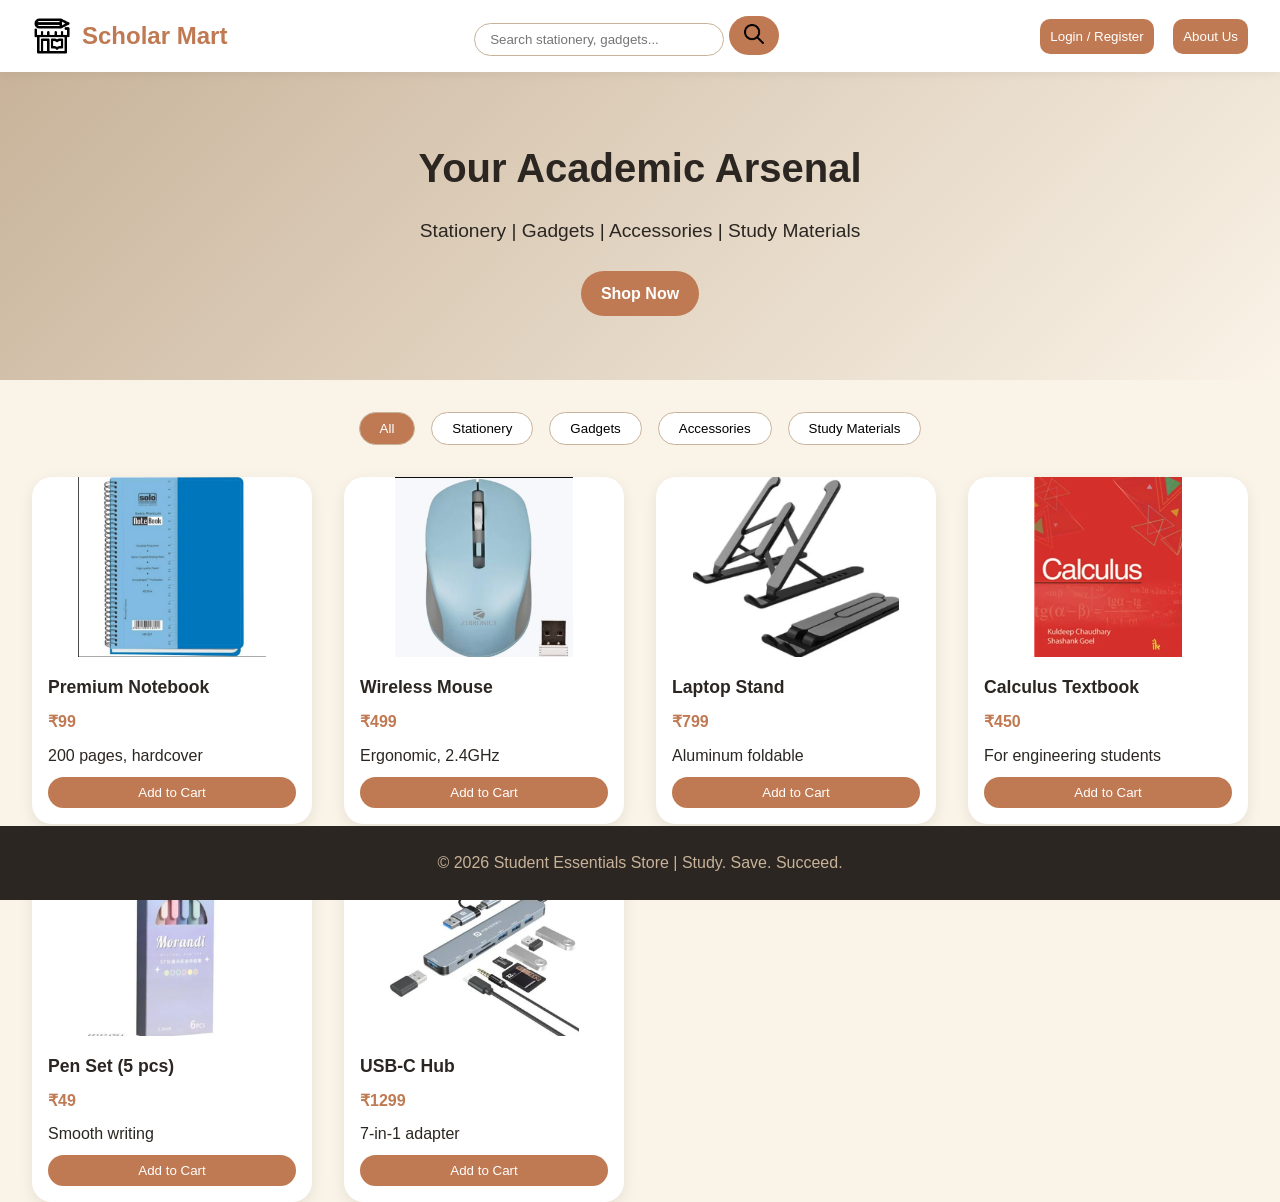
<file: index.html>
<!doctype html>
<html lang="en">
  <head>
    <meta charset="UTF-8" />
    <meta
      name="viewport"
      content="width=device-width, initial-scale=1.0, viewport-fit=cover"
    />
    <title>Home Page</title>
    <link rel="stylesheet" href="css/common.css" />
    <link rel="stylesheet" href="css/home.css" />
  </head>
  <body>
    
    <!-- Top Navbar -->
    <nav class="navbar">
      <div class="nav-container">
        <a href="index.html" class="logo">
          <img src="assets/stationery.png" width="40" height="40" alt="Logo" />
          <span>Scholar Mart</span>
        </a>
        <div class="search-bar">
          <input
            type="text"
            id="searchInput"
            placeholder="Search stationery, gadgets..."
          />
          <button id="searchBtn"><img src="assets/search.png" width="20" height="20"></button>
        </div>
        <div class="nav-icons">          
          <a href="pages/login.html" class="user-icon"><button class="login-btn">Login / Register</button></a>
          <a href="pages/aboutus.html" class="user-icon"><button class="login-btn">About Us</button></a>
        </div>
      </div>
    </nav>

    <!-- Hero Section -->
    <section class="hero">
      <div class="hero-content">
        <h1>Your Academic Arsenal</h1>
        <p>Stationery | Gadgets | Accessories | Study Materials</p>
        <a href="pages/login.html" class="btn-primary">Shop Now</a>
      </div>
    </section>

    <!-- Category Filter Bar -->
    <div class="category-bar">
      <button class="filter-btn active" data-category="all">All</button>
      <button class="filter-btn" data-category="stationery">
         Stationery
      </button>
      <button class="filter-btn" data-category="gadgets">Gadgets</button>
      <button class="filter-btn" data-category="accessories">
         Accessories
      </button>
      <button class="filter-btn" data-category="study">
         Study Materials
      </button>
    </div>

    <!-- Product Grid -->
    <section class="product-grid" id="productGrid">
      <!-- Products injected dynamically via JS -->
    </section>

    <footer>
      <p>&copy; 2026 Student Essentials Store | Study. Save. Succeed.</p>
    </footer>

    <script src="js/common.js"></script>
    <script>
      document.addEventListener("DOMContentLoaded", () => {
        renderProductGrid("all");
        updateCartCountDisplay();
        setupCategoryFilters();
        setupSearch();
      });
    </script>
  </body>
</html>
</file>
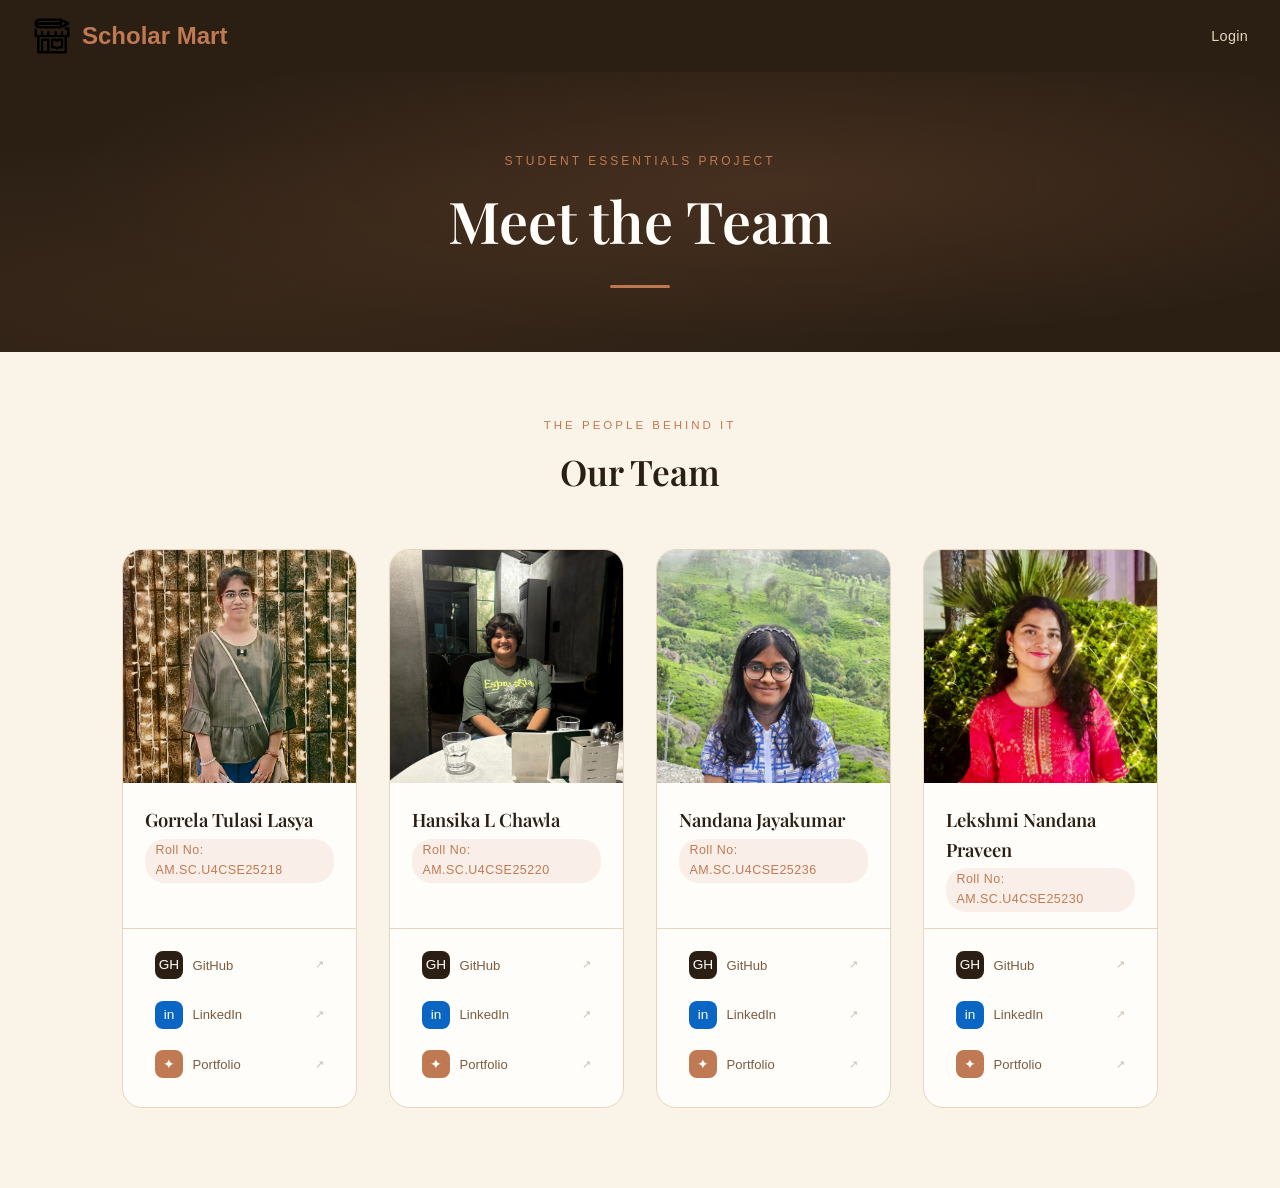
<file: pages/aboutus.html>
<!doctype html>
<html lang="en">
  <head>
    <meta charset="UTF-8" />
    <meta name="viewport" content="width=device-width, initial-scale=1.0" />
    <title>About Us</title>
    <link rel="preconnect" href="https://fonts.googleapis.com" />
    <link rel="preconnect" href="https://fonts.gstatic.com" crossorigin />
    <link
      href="https://fonts.googleapis.com/css2?family=Playfair+Display:wght@600;700&family=DM+Sans:wght@300;400;500&display=swap"
      rel="stylesheet"
    />
    <link rel="stylesheet" href="../css/aboutus.css" />
    <link rel="stylesheet" href="../css/common.css" />
  </head>
  <body>
    <!-- NAV -->
    <nav>
      <a href="../index.html" class="logo">
        <img src="../assets/stationery.png" width="40" height="40" alt="Logo" />
        <span>Scholar Mart</span>
      </a>

      <div class="nav-links">
        <a href="login.html">Login</a>
      </div>
    </nav>

    <!-- HERO -->
    <section class="hero">
      <p class="hero-eyebrow">Student Essentials Project</p>
      <h1>Meet the Team</h1>
      <p class="hero-subtitle"></p>
      <div class="hero-divider"></div>
    </section>

    <!-- TEAM CARDS -->
    <section class="team-section">
      <p class="section-label">The People Behind It</p>
      <h2 class="section-title">Our Team</h2>

      <div class="cards-grid">
        <!-- ── MEMBER 1 ── -->
        <div class="member-card">
          <div class="card-photo-wrap">
            <img src="../assets/tulasi.jpeg" alt="Member 1 photo" />
          </div>
          <div class="card-body">
            <h3 class="member-name">Gorrela Tulasi Lasya</h3>
            <span class="member-roll">Roll No: AM.SC.U4CSE25218</span>
          </div>
          <div class="card-links">
            <a
              class="link-item"
              href="https://github.com/TulasiLasya"
              target="_blank"
              rel="noopener"
            >
              <span class="link-icon icon-github">GH</span>
              <span class="link-text">GitHub</span>
              <span class="link-arrow">↗</span>
            </a>
            <a
              class="link-item"
              href="https://www.linkedin.com/in/tulasi-lasya-gorrela-ba954536a/"
              target="_blank"
              rel="noopener"
            >
              <span class="link-icon icon-linkedin">in</span>
              <span class="link-text">LinkedIn</span>
              <span class="link-arrow">↗</span>
            </a>
            <a
              class="link-item"
              href="https://tulasilasya.github.io/TulasiLasyaPortfolio.github.io/"
              target="_blank"
              rel="noopener"
            >
              <span class="link-icon icon-portfolio">✦</span>
              <span class="link-text">Portfolio</span>
              <span class="link-arrow">↗</span>
            </a>
          </div>
        </div>

        <!-- ── MEMBER 2 ── -->
        <div class="member-card">
          <div class="card-photo-wrap">
            <img src="../assets/hansi.jpeg" alt="Member 2 photo" />
          </div>
          <div class="card-body">
            <h3 class="member-name">Hansika L Chawla</h3>
            <span class="member-roll">Roll No: AM.SC.U4CSE25220</span>
          </div>
          <div class="card-links">
            <a
              class="link-item"
              href="https://github.com/Hansi-111"
              target="_blank"
              rel="noopener"
            >
              <span class="link-icon icon-github">GH</span>
              <span class="link-text">GitHub</span>
              <span class="link-arrow">↗</span>
            </a>
            <a
              class="link-item"
              href="https://www.linkedin.com/in/hansika-l-chawla-ab92043a8/"
              target="_blank"
              rel="noopener"
            >
              <span class="link-icon icon-linkedin">in</span>
              <span class="link-text">LinkedIn</span>
              <span class="link-arrow">↗</span>
            </a>
            <a
              class="link-item"
              href="https://hansi-111.github.io/User-Interface-Design-Project/"
              target="_blank"
              rel="noopener"
            >
              <span class="link-icon icon-portfolio">✦</span>
              <span class="link-text">Portfolio</span>
              <span class="link-arrow">↗</span>
            </a>
          </div>
        </div>

        <!-- ── MEMBER 3 ── -->
        <div class="member-card">
          <div class="card-photo-wrap">
            <img src="../assets/nandana.jpeg" alt="Member 3 photo" />
          </div>
          <div class="card-body">
            <h3 class="member-name">Nandana Jayakumar</h3>
            <span class="member-roll">Roll No: AM.SC.U4CSE25236</span>
          </div>
          <div class="card-links">
            <a
              class="link-item"
              href="https://github.com/Nand-J1"
              target="_blank"
              rel="noopener"
            >
              <span class="link-icon icon-github">GH</span>
              <span class="link-text">GitHub</span>
              <span class="link-arrow">↗</span>
            </a>
            <a
              class="link-item"
              href="https://www.linkedin.com/in/nandana-jayakumar-baba163a3/"
              target="_blank"
              rel="noopener"
            >
              <span class="link-icon icon-linkedin">in</span>
              <span class="link-text">LinkedIn</span>
              <span class="link-arrow">↗</span>
            </a>
            <a
              class="link-item"
              href="https://nand-j1.github.io/UID-PROJECT-PHASE-1/"
              target="_blank"
              rel="noopener"
            >
              <span class="link-icon icon-portfolio">✦</span>
              <span class="link-text">Portfolio</span>
              <span class="link-arrow">↗</span>
            </a>
          </div>
        </div>

        <div class="member-card">
          <div class="card-photo-wrap">
            <img src="../assets/lekshmi.png" alt="Member 4 photo" />
             <div>
              <p>M4</p>
             </div>
          </div>
          <div class="card-body">
            <h3 class="member-name">Lekshmi Nandana Praveen</h3>
            <span class="member-roll">Roll No: AM.SC.U4CSE25230</span>
          </div>
          <div class="card-links">
            <a
              class="link-item"
              href="https://github.com/l-xmi07"
              target="_blank"
              rel="noopener"
            >
              <span class="link-icon icon-github">GH</span>
              <span class="link-text">GitHub</span>
              <span class="link-arrow">↗</span>
            </a>
            <a
              class="link-item"
              href="www.linkedin.com/in/lekshmi-nandana-praveen-5b9b62382"
              target="_blank"
              rel="noopener"
            >
              <span class="link-icon icon-linkedin">in</span>
              <span class="link-text">LinkedIn</span>
              <span class="link-arrow">↗</span>
            </a>
            <a
              class="link-item"
              href="https://yourportfolio.com"
              target="_blank"
              rel="noopener"
            >
              <span class="link-icon icon-portfolio">✦</span>
              <span class="link-text">Portfolio</span>
              <span class="link-arrow">↗</span>
            </a>
          </div>
        </div>
      </div>
    </section>
  </body>
</html>
</file>
<file: css/common.css>
/* ========== GLOBAL STYLES ========== */
* {
  margin: 0;
  padding: 0;
  box-sizing: border-box;
}

body {
  font-family: "Segoe UI", Tahoma, Geneva, Verdana, sans-serif;
  background-color: #faf3e7; /* Cream */
  color: #2b2621; /* Espresso Brown */
  line-height: 1.6;
}

/* ========== TYPOGRAPHY ========== */
h1,
h2,
h3 {
  font-weight: 600;
  margin-bottom: 1rem;
}

a {
  text-decoration: none;
  color: #c07a53;
}

a:hover {
  color: #9b5e3f;
}

/* ========== BUTTONS ========== */
.btn-primary,
.btn-secondary {
  display: inline-block;
  padding: 10px 20px;
  border-radius: 30px;
  border: none;
  cursor: pointer;
  font-weight: 600;
  transition: all 0.3s ease;
}

.btn-primary {
  background-color: #c07a53;
  color: white;
}

.btn-primary:hover {
  background-color: #9b5e3f;
  transform: translateY(-2px);
}

.btn-secondary {
  background-color: #c8b39a;
  color: #2b2621;
}

.btn-secondary:hover {
  background-color: #b59a7a;
}

/* ========== NAVBAR (shared) ========== */
.navbar {
  background-color: white;
  box-shadow: 0 2px 10px rgba(0, 0, 0, 0.05);
  padding: 1rem 2rem;
  position: sticky;
  top: 0;
  z-index: 100;
}

.nav-container {
  display: flex;
  justify-content: space-between;
  align-items: center;
  max-width: 1400px;
  margin: 0 auto;
}

.logo {
  font-size: 1.5rem;
  font-weight: bold;
  color: #c07a53;
  display: flex;
  align-items: center;
  gap:10px;
}

.search-bar input {
  padding: 8px 15px;
  border-radius: 30px;
  border: 1px solid #c8b39a;
  width: 250px;
}

.search-bar button {
  background: #c07a53;
  border: none;
  padding: 8px 15px;
  border-radius: 30px;
  color: white;
  cursor: pointer;
}

.nav-icons a {
  margin-left: 15px;
  font-size: 1.2rem;
}

/* ========== FOOTER ========== */
footer {
  background-color: #2b2621;
  color: #c8b39a;
  text-align: center;
  padding: 1.5rem;
  margin-top: 3rem;
  position: fixed;
  left: 0;
  bottom: 0;
  width: 100%;
}

/* ========== FORM CARDS ========== */
.form-container {
  display: flex;
  justify-content: center;
  align-items: center;
  width: 100%;
  padding: 2rem;
}

.form-card {
  background: white;
  padding: 2rem;
  border-radius: 20px;
  box-shadow: 0 10px 30px rgba(0, 0, 0, 0.1);
  width: 100%;
  max-width: 450px;
}

.form-card label {
  display: block;
  margin-top: 1rem;
  font-weight: 500;
}

.form-card input,
.form-card select,
.form-card textarea {
  width: 100%;
  padding: 10px;
  margin-top: 5px;
  border: 1px solid #c8b39a;
  border-radius: 12px;
  font-family: inherit;
}

.form-card button {
  margin-top: 1.5rem;
  width: 100%;
}
</file>
<file: css/home.css>
/* Hero Section */
.hero {
  background: linear-gradient(135deg, #c8b39a, #faf3e7);
  text-align: center;
  padding: 4rem 2rem;
  margin-bottom: 2rem;
}

.hero-content h1 {
  font-size: 2.5rem;
  color: #2b2621;
}

.hero-content p {
  font-size: 1.2rem;
  margin-bottom: 1.5rem;
}

.login-btn {
  border-radius: 10px;
  background-color: #c07a53;
  padding: 10px;
  border: none;
  color: white;
}
/* Category Bar */
.category-bar {
  display: flex;
  justify-content: center;
  gap: 1rem;
  flex-wrap: wrap;
  margin: 1rem 0 2rem;
}

.filter-btn {
  background: white;
  border: 1px solid #c8b39a;
  padding: 8px 20px;
  border-radius: 30px;
  cursor: pointer;
  transition: 0.2s;
}

.filter-btn.active,
.filter-btn:hover {
  background: #c07a53;
  color: white;
}

/* Product Grid */
.product-grid {
  display: grid;
  grid-template-columns: repeat(auto-fill, minmax(260px, 1fr));
  gap: 2rem;
  max-width: 1400px;
  margin: 0 auto;
  padding: 0 2rem;
}

.product-card {
  background: white;
  border-radius: 20px;
  overflow: hidden;
  box-shadow: 0 5px 15px rgba(0, 0, 0, 0.08);
  transition: transform 0.3s;
  cursor: pointer;
  display: flex;
  flex-direction: column;
}

.product-card:hover {
  transform: translateY(-8px);
}

.product-card img {
  width: 100%;
  height: 180px;
  object-fit: cover;
}

.product-info {
  padding: 1rem;
}

.product-title {
  font-size: 1.1rem;
  font-weight: bold;
}

.product-price {
  color: #c07a53;
  font-weight: bold;
  margin: 0.5rem 0;
}

.add-to-cart {
  background: #c07a53;
  color: white;
  border: none;
  padding: 8px;
  border-radius: 30px;
  cursor: pointer;
  margin-top: 0.5rem;
  width: 100%;
}

.add-to-cart:hover {
  background: #9b5e3f;
}

/* ========== RESPONSIVE STYLES ========== */

/* Tablet (max-width: 768px) */
@media (max-width: 768px) {
  .navbar .nav-container {
    flex-wrap: wrap;
    gap: 1rem;
  }

  .logo {
    flex: 1;
  }

  .search-bar {
    order: 3;
    width: 100%;
    display: flex;
    gap: 0.5rem;
  }

  .search-bar input {
    flex: 1;
  }

  .hero {
    padding: 2rem 1rem;
  }

  .hero-content h1 {
    font-size: 1.8rem;
  }

  .hero-content p {
    font-size: 1rem;
  }

  .category-bar {
    gap: 0.5rem;
  }

  .filter-btn {
    padding: 6px 12px;
    font-size: 0.85rem;
  }

  .product-grid {
    gap: 1rem;
    padding: 0 1rem;
  }
}

/* Mobile (max-width: 480px) */
@media (max-width: 480px) {
  .logo img {
    width: 30px;
    height: 30px;
  }

  .logo span {
    font-size: 1rem;
  }

  .nav-icons a {
    font-size: 1rem;
  }

  .hero-content h1 {
    font-size: 1.5rem;
  }

  .product-grid {
    grid-template-columns: 1fr;
  }

  .product-card img {
    height: 150px;
  }

  .filter-btn {
    padding: 4px 10px;
    font-size: 0.75rem;
  }
}
</file>
<file: css/aboutus.css>
*,
*::before,
*::after {
  margin: 0;
  padding: 0;
  box-sizing: border-box;
}

:root {
  --brown-dark: #2b1f14;
  --brown-mid: #5c3d22;
  --brown-warm: #8b5e3c;
  --brown-light: #c07a53;
  --cream-dark: #e8d5bf;
  --cream-light: #faf3e7;
  --cream-white: #fffdf9;
  --text-dark: #2b1f14;
  --text-muted: #7a5c42;
}

body {
  font-family: "DM Sans", sans-serif;
  background: var(--cream-light);
  color: var(--text-dark);
  min-height: 100vh;
}

/* ── NAV ── */
nav {
  background: var(--brown-dark);
  padding: 1rem 2rem;
  display: flex;
  justify-content: space-between;
  align-items: center;
  position: sticky;
  top: 0;
  z-index: 100;
}

.nav-logo {
  font-family: "Playfair Display", serif;
  font-size: 1.4rem;
  color: var(--cream-light);
  text-decoration: none;
  letter-spacing: 0.5px;
}

.nav-links a {
  color: var(--cream-dark);
  text-decoration: none;
  margin-left: 1.5rem;
  font-size: 0.9rem;
  font-weight: 300;
  letter-spacing: 0.3px;
  transition: color 0.2s;
}

.nav-links a:hover {
  color: white;
}

/* ── HERO ── */
.hero {
  background: var(--brown-dark);
  padding: 5rem 2rem 4rem;
  text-align: center;
  position: relative;
  overflow: hidden;
}

.hero::before {
  content: "";
  position: absolute;
  inset: 0;
  background:
    radial-gradient(
      ellipse at 60% 40%,
      rgba(192, 122, 83, 0.18) 0%,
      transparent 65%
    ),
    radial-gradient(
      ellipse at 20% 80%,
      rgba(139, 94, 60, 0.14) 0%,
      transparent 50%
    );
  pointer-events: none;
}

.hero-eyebrow {
  font-size: 0.75rem;
  font-weight: 500;
  letter-spacing: 3px;
  text-transform: uppercase;
  color: var(--brown-light);
  margin-bottom: 1rem;
}

.hero h1 {
  font-family: "Playfair Display", serif;
  font-size: clamp(2.4rem, 5vw, 3.6rem);
  color: var(--cream-white);
  line-height: 1.15;
  margin-bottom: 1.25rem;
  position: relative;
}

.hero-subtitle {
  font-size: 1rem;
  font-weight: 300;
  color: var(--cream-dark);
  max-width: 520px;
  margin: 0 auto;
  line-height: 1.7;
  position: relative;
}

.hero-divider {
  width: 60px;
  height: 3px;
  background: var(--brown-light);
  border-radius: 2px;
  margin: 2rem auto 0;
}

/* ── TEAM SECTION ── */
.team-section {
  max-width: 1100px;
  margin: 0 auto;
  padding: 4rem 2rem 5rem;
}

.section-label {
  text-align: center;
  font-size: 0.72rem;
  font-weight: 500;
  letter-spacing: 3px;
  text-transform: uppercase;
  color: var(--brown-light);
  margin-bottom: 0.6rem;
}

.section-title {
  font-family: "Playfair Display", serif;
  text-align: center;
  font-size: clamp(1.6rem, 3vw, 2.2rem);
  color: var(--brown-dark);
  margin-bottom: 3rem;
}

/* ── CARD GRID ── */
.cards-grid {
  display: grid;
  grid-template-columns: repeat(auto-fit, minmax(220px, 1fr));
  gap: 2rem;
}

.member-card {
  background: var(--cream-white);
  border-radius: 20px;
  overflow: hidden;
  border: 1px solid var(--cream-dark);
  transition:
    transform 0.3s ease,
    box-shadow 0.3s ease;
  display: flex;
  flex-direction: column;
}

.member-card:hover {
  transform: translateY(-6px);
  box-shadow: 0 16px 40px rgba(43, 31, 20, 0.12);
}

/* Photo area */
.card-photo-wrap {
  width: 100%;
  aspect-ratio: 1 / 1;
  background: var(--cream-dark);
  position: relative;
  overflow: hidden;
}

.card-photo-wrap img {
  width: 100%;
  height: 100%;
  object-fit: cover;
  display: block;
}

/* Placeholder avatar when no photo */
.avatar-placeholder {
  width: 100%;
  height: 100%;
  display: flex;
  align-items: center;
  justify-content: center;
  background: linear-gradient(135deg, var(--brown-warm), var(--brown-mid));
  font-family: "Playfair Display", serif;
  font-size: 3rem;
  color: rgba(255, 255, 255, 0.85);
  letter-spacing: 2px;
}

/* Card body */
.card-body {
  padding: 1.4rem 1.4rem 0;
  flex: 1;
}

.member-name {
  font-family: "Playfair Display", serif;
  font-size: 1.15rem;
  color: var(--brown-dark);
  margin-bottom: 0.25rem;
}

.member-roll {
  font-size: 0.78rem;
  font-weight: 500;
  letter-spacing: 0.5px;
  color: var(--brown-light);
  background: rgba(192, 122, 83, 0.1);
  display: inline-block;
  padding: 2px 10px;
  border-radius: 20px;
  margin-bottom: 1rem;
}

/* Links */
.card-links {
  display: flex;
  flex-direction: column;
  gap: 0.55rem;
  padding: 1rem 1.4rem 1.4rem;
  border-top: 1px solid var(--cream-dark);
  margin-top: auto;
}

.link-item {
  display: flex;
  align-items: center;
  gap: 0.6rem;
  text-decoration: none;
  font-size: 0.82rem;
  color: var(--text-muted);
  font-weight: 400;
  padding: 0.4rem 0.6rem;
  border-radius: 8px;
  transition:
    background 0.18s,
    color 0.18s;
}

.link-item:hover {
  background: rgba(192, 122, 83, 0.1);
  color: var(--brown-mid);
}

.link-icon {
  width: 28px;
  height: 28px;
  border-radius: 8px;
  display: flex;
  align-items: center;
  justify-content: center;
  flex-shrink: 0;
  font-size: 0.85rem;
}

.icon-github {
  background: #2b1f14;
  color: #fff;
}
.icon-linkedin {
  background: #0a66c2;
  color: #fff;
}
.icon-portfolio {
  background: var(--brown-light);
  color: #fff;
}

.link-text {
  flex: 1;
}
.link-arrow {
  opacity: 0.4;
  font-size: 0.7rem;
}

/* ── FOOTER STRIP ── */
.footer-strip {
  background: var(--brown-dark);
  text-align: center;
  padding: 1.5rem;
  font-size: 0.82rem;
  font-weight: 300;
  color: var(--cream-dark);
  letter-spacing: 0.2px;
}

.footer-strip a {
  color: var(--brown-light);
  text-decoration: none;
}

/* ── RESPONSIVE ── */
@media (max-width: 600px) {
  .cards-grid {
    grid-template-columns: 1fr 1fr;
    gap: 1rem;
  }
  .hero {
    padding: 3.5rem 1.5rem 3rem;
  }
  .team-section {
    padding: 3rem 1.2rem 4rem;
  }
}

@media (max-width: 400px) {
  .cards-grid {
    grid-template-columns: 1fr;
  }
}
</file>
